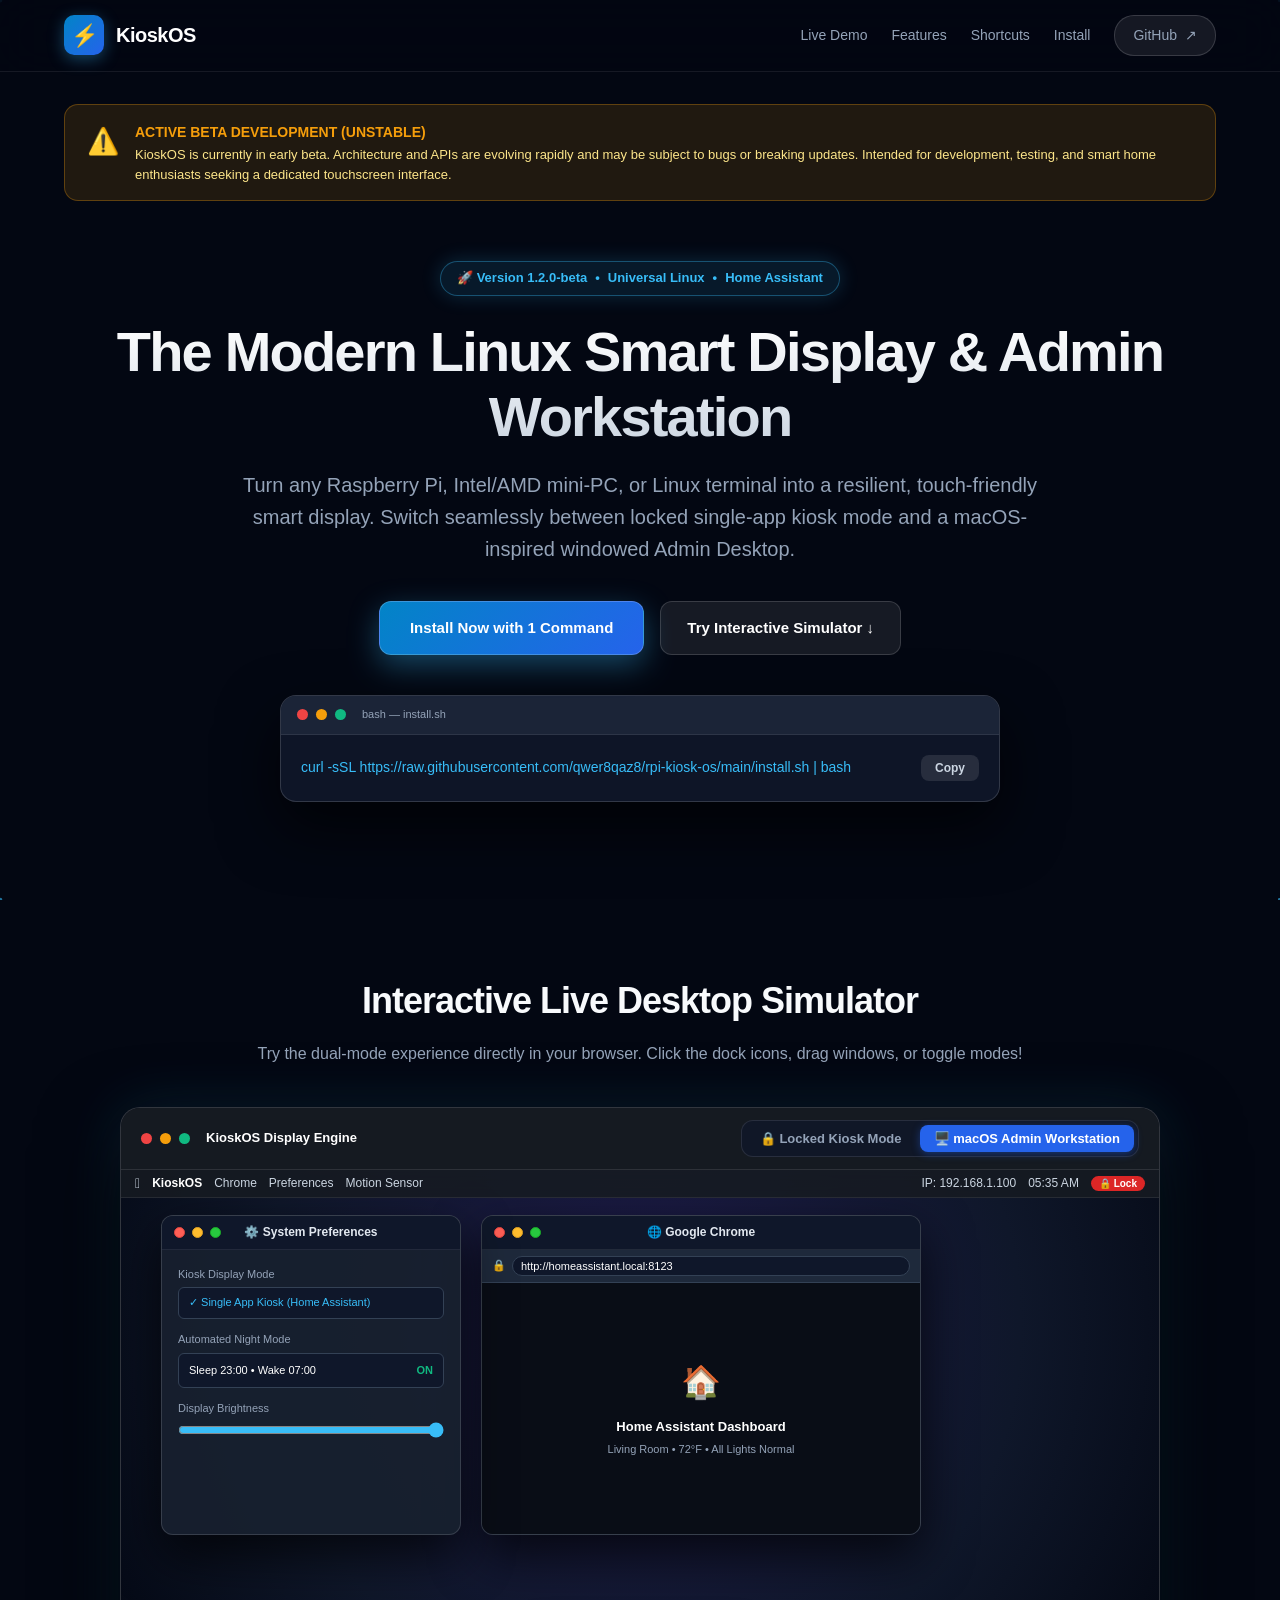
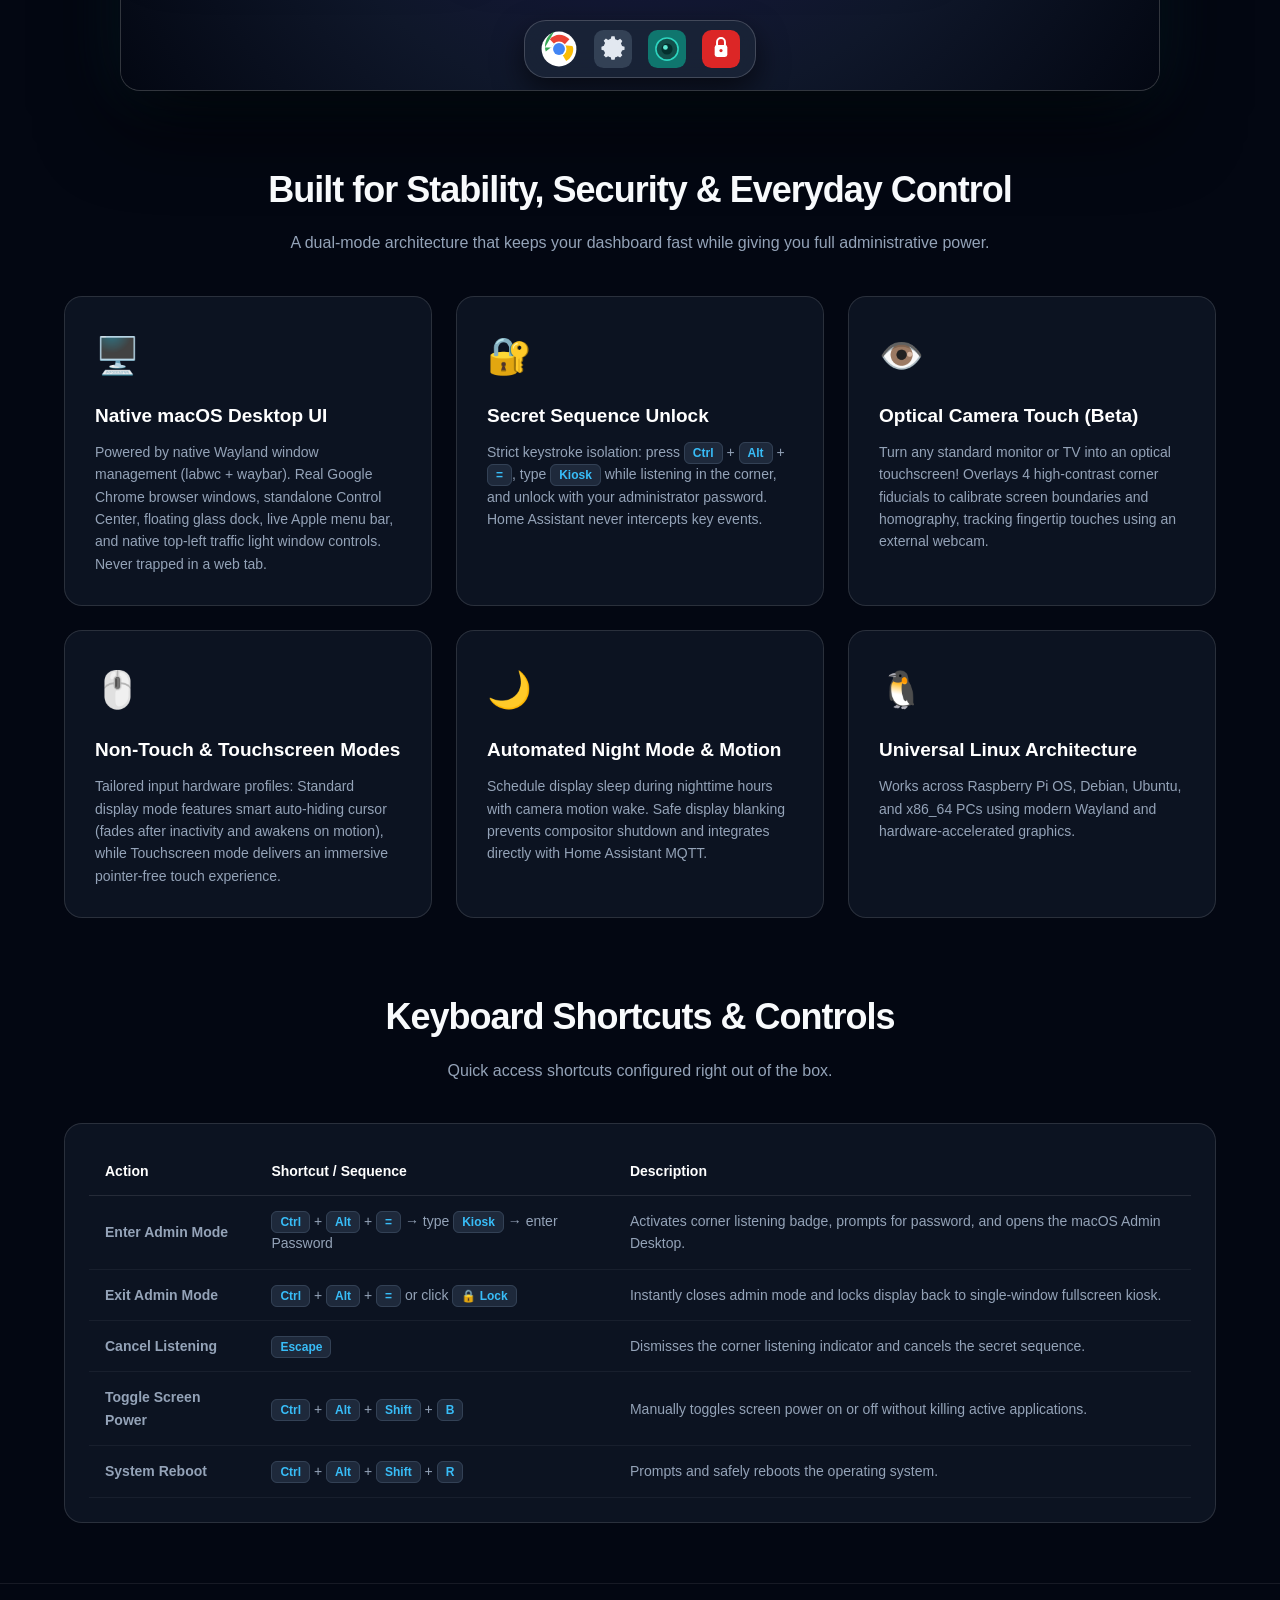
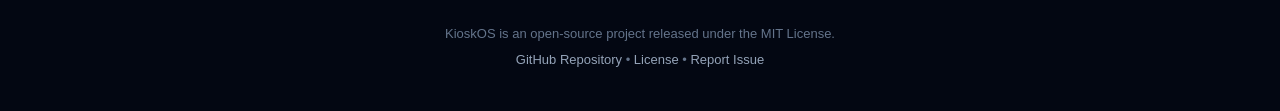
<file: docs/index.html>
<!DOCTYPE html>
<html lang="en">
<head>
  <meta charset="UTF-8">
  <meta name="viewport" content="width=device-width, initial-scale=1.0">
  <title>KioskOS — Universal Linux Kiosk & macOS Admin Workstation</title>
  <meta name="description" content="Turn any Raspberry Pi, x86_64 PC, or Linux machine into a resilient, touch-friendly smart display with macOS Admin Desktop, camera motion sensing, and Home Assistant MQTT integration.">
  <link rel="icon" href="data:image/svg+xml,<svg xmlns='http://www.w3.org/2000/svg' viewBox='0 0 100 100'><text y='.9em' font-size='90'>⚡</text></svg>">
  <style>
    :root {
      --bg: #030712;
      --card-bg: rgba(17, 24, 39, 0.75);
      --card-border: rgba(255, 255, 255, 0.12);
      --accent: #38bdf8;
      --accent-glow: rgba(56, 189, 248, 0.35);
      --accent-purple: #818cf8;
      --text: #f8fafc;
      --text-muted: #94a3b8;
      --warning: #f59e0b;
      --warning-bg: rgba(245, 158, 11, 0.12);
      --warning-border: rgba(245, 158, 11, 0.3);
    }

    * {
      box-sizing: border-box;
      margin: 0;
      padding: 0;
      font-family: -apple-system, BlinkMacSystemFont, "SF Pro Display", "Segoe UI", Roboto, sans-serif;
    }

    body {
      background-color: var(--bg);
      color: var(--text);
      overflow-x: hidden;
      line-height: 1.6;
      position: relative;
    }

    /* Ambient Particle Canvas */
    #ambient-canvas {
      position: fixed;
      top: 0;
      left: 0;
      width: 100vw;
      height: 100vh;
      pointer-events: none;
      z-index: 0;
      opacity: 0.6;
    }

    .container {
      max-width: 1200px;
      margin: 0 auto;
      padding: 0 24px;
      position: relative;
      z-index: 10;
    }

    /* Navigation */
    header.navbar {
      height: 72px;
      display: flex;
      align-items: center;
      justify-content: space-between;
      border-bottom: 1px solid rgba(255, 255, 255, 0.08);
      position: sticky;
      top: 0;
      background: rgba(3, 7, 18, 0.85);
      backdrop-filter: blur(24px);
      z-index: 1000;
    }

    .nav-brand {
      display: flex;
      align-items: center;
      gap: 12px;
      text-decoration: none;
      color: #fff;
      font-size: 20px;
      font-weight: 700;
      letter-spacing: -0.5px;
    }

    .brand-icon {
      width: 40px;
      height: 40px;
      background: linear-gradient(135deg, #0284c7, #2563eb);
      border-radius: 10px;
      display: flex;
      align-items: center;
      justify-content: center;
      font-size: 22px;
      box-shadow: 0 4px 16px var(--accent-glow);
    }

    .nav-links {
      display: flex;
      align-items: center;
      gap: 24px;
    }

    .nav-links a {
      color: var(--text-muted);
      text-decoration: none;
      font-size: 14px;
      font-weight: 500;
      transition: color 0.2s;
    }
    .nav-links a:hover {
      color: #fff;
    }

    .btn-github {
      background: rgba(255, 255, 255, 0.08);
      border: 1px solid rgba(255, 255, 255, 0.15);
      color: #fff;
      padding: 8px 18px;
      border-radius: 20px;
      font-size: 13px;
      font-weight: 600;
      text-decoration: none;
      display: flex;
      align-items: center;
      gap: 8px;
      transition: all 0.2s;
    }
    .btn-github:hover {
      background: rgba(255, 255, 255, 0.18);
      transform: translateY(-1px);
    }

    /* Beta Warning Banner */
    .beta-banner {
      background: var(--warning-bg);
      border: 1px solid var(--warning-border);
      border-radius: 14px;
      padding: 16px 22px;
      margin-top: 32px;
      display: flex;
      align-items: flex-start;
      gap: 16px;
      color: #fef3c7;
      animation: pulseGlow 4s ease-in-out infinite alternate;
    }
    @keyframes pulseGlow {
      0% { box-shadow: 0 0 0 rgba(245, 158, 11, 0); }
      100% { box-shadow: 0 0 25px rgba(245, 158, 11, 0.25); }
    }
    .beta-banner strong {
      color: var(--warning);
      display: block;
      margin-bottom: 2px;
      font-size: 14px;
      font-weight: 700;
    }
    .beta-banner p {
      font-size: 13px;
      color: #fde68a;
      line-height: 1.5;
    }

    /* Hero Section */
    .hero {
      padding: 60px 0 50px 0;
      text-align: center;
    }

    .badge-pill {
      display: inline-flex;
      align-items: center;
      gap: 8px;
      padding: 6px 16px;
      background: rgba(56, 189, 248, 0.1);
      border: 1px solid rgba(56, 189, 248, 0.35);
      border-radius: 30px;
      font-size: 13px;
      font-weight: 600;
      color: var(--accent);
      margin-bottom: 24px;
      box-shadow: 0 0 20px rgba(56, 189, 248, 0.2);
    }

    .hero h1 {
      font-size: 56px;
      font-weight: 800;
      letter-spacing: -1.8px;
      line-height: 1.15;
      margin-bottom: 20px;
      background: linear-gradient(180deg, #ffffff 0%, #cbd5e1 100%);
      -webkit-background-clip: text;
      -webkit-text-fill-color: transparent;
    }

    .hero p.lead {
      font-size: 20px;
      color: var(--text-muted);
      max-width: 800px;
      margin: 0 auto 36px auto;
      line-height: 1.6;
    }

    .hero-actions {
      display: flex;
      justify-content: center;
      gap: 16px;
      margin-bottom: 40px;
      flex-wrap: wrap;
    }

    .btn-cta {
      background: linear-gradient(135deg, #0284c7, #2563eb);
      color: #fff;
      font-size: 15px;
      font-weight: 600;
      padding: 14px 30px;
      border-radius: 12px;
      text-decoration: none;
      box-shadow: 0 10px 30px var(--accent-glow);
      transition: all 0.2s;
      border: 1px solid rgba(255, 255, 255, 0.2);
    }
    .btn-cta:hover {
      transform: translateY(-2px);
      box-shadow: 0 14px 40px rgba(2, 132, 199, 0.6);
    }

    /* ==========================================================================
       INTERACTIVE LIVE DESKTOP SIMULATOR
       ========================================================================== */
    .simulator-container {
      background: #0b0f19;
      border: 1px solid rgba(255, 255, 255, 0.16);
      border-radius: 20px;
      box-shadow: 0 30px 80px rgba(0, 0, 0, 0.8), 0 0 60px rgba(56, 189, 248, 0.15);
      overflow: hidden;
      margin: 40px auto 60px auto;
      max-width: 1040px;
    }

    .simulator-header {
      background: rgba(22, 27, 34, 0.95);
      padding: 12px 20px;
      display: flex;
      align-items: center;
      justify-content: space-between;
      border-bottom: 1px solid rgba(255, 255, 255, 0.1);
    }

    .sim-mode-toggle {
      display: flex;
      background: rgba(15, 23, 42, 0.8);
      padding: 4px;
      border-radius: 12px;
      border: 1px solid rgba(255, 255, 255, 0.1);
      gap: 4px;
    }

    .sim-mode-btn {
      padding: 6px 14px;
      border-radius: 8px;
      border: none;
      background: transparent;
      color: #94a3b8;
      font-size: 13px;
      font-weight: 600;
      cursor: pointer;
      transition: all 0.2s;
    }

    .sim-mode-btn.active {
      background: #2563eb;
      color: #fff;
      box-shadow: 0 2px 8px rgba(37, 99, 235, 0.4);
    }

    .sim-viewport {
      height: 520px;
      position: relative;
      background: radial-gradient(circle at 50% 30%, #1e1b4b 0%, #0f172a 60%, #030712 100%);
      overflow: hidden;
      user-select: none;
    }

    /* Simulated macOS Menu Bar */
    .sim-menubar {
      height: 28px;
      background: rgba(22, 27, 34, 0.88);
      backdrop-filter: blur(20px);
      border-bottom: 1px solid rgba(255, 255, 255, 0.08);
      display: flex;
      align-items: center;
      justify-content: space-between;
      padding: 0 14px;
      font-size: 12px;
      font-weight: 500;
      color: #cbd5e1;
      z-index: 100;
      position: absolute;
      top: 0;
      left: 0;
      right: 0;
    }

    /* Simulated Window */
    .sim-window {
      position: absolute;
      background: rgba(24, 32, 47, 0.95);
      border: 1px solid rgba(255, 255, 255, 0.14);
      border-radius: 12px;
      box-shadow: 0 20px 50px rgba(0, 0, 0, 0.7);
      display: flex;
      flex-direction: column;
      overflow: hidden;
      cursor: grab;
      transition: box-shadow 0.2s;
      z-index: 10;
    }
    .sim-window:active {
      cursor: grabbing;
      box-shadow: 0 25px 60px rgba(0, 0, 0, 0.9);
    }

    .sim-titlebar {
      height: 34px;
      background: rgba(15, 23, 42, 0.85);
      border-bottom: 1px solid rgba(255, 255, 255, 0.08);
      display: flex;
      align-items: center;
      padding: 0 12px;
      position: relative;
    }

    .sim-traffic-lights {
      display: flex;
      gap: 7px;
      align-items: center;
      z-index: 2;
    }
    .sim-dot {
      width: 11px;
      height: 11px;
      border-radius: 50%;
      cursor: pointer;
    }
    .sim-dot.red { background: #ff5f56; border: 1px solid #e0443e; }
    .sim-dot.yellow { background: #ffbd2e; border: 1px solid #dea123; }
    .sim-dot.green { background: #27c93f; border: 1px solid #1aab29; }

    .sim-wintitle {
      position: absolute;
      left: 50%;
      transform: translateX(-50%);
      font-size: 12px;
      font-weight: 600;
      color: #e2e8f0;
      pointer-events: none;
    }

    .sim-winbody {
      padding: 16px;
      font-size: 13px;
      color: #cbd5e1;
      overflow-y: auto;
      flex: 1;
    }

    /* Simulated Dock */
    .sim-dock {
      position: absolute;
      bottom: 12px;
      left: 50%;
      transform: translateX(-50%);
      background: rgba(30, 41, 59, 0.65);
      backdrop-filter: blur(24px);
      border: 1px solid rgba(255, 255, 255, 0.18);
      border-radius: 22px;
      padding: 6px 12px;
      display: flex;
      gap: 10px;
      z-index: 100;
      box-shadow: 0 12px 30px rgba(0, 0, 0, 0.6);
    }

    .sim-dock-item {
      width: 44px;
      height: 44px;
      border-radius: 12px;
      display: flex;
      align-items: center;
      justify-content: center;
      cursor: pointer;
      transition: transform 0.2s cubic-bezier(0.34, 1.56, 0.64, 1);
    }
    .sim-dock-item:hover {
      transform: scale(1.22) translateY(-8px);
    }
    .sim-dock-item svg {
      width: 38px;
      height: 38px;
    }

    /* Fullscreen Kiosk Simulation Overlay */
    .sim-kiosk-view {
      position: absolute;
      inset: 0;
      background: #0f172a;
      display: none;
      flex-direction: column;
      z-index: 50;
      padding: 24px;
    }

    .kiosk-grid {
      display: grid;
      grid-template-columns: repeat(3, 1fr);
      gap: 16px;
      margin-top: 20px;
    }

    .kiosk-card {
      background: #1e293b;
      border: 1px solid #334155;
      border-radius: 14px;
      padding: 16px;
      text-align: left;
    }

    /* Terminal Box */
    .terminal-box {
      max-width: 720px;
      margin: 0 auto 50px auto;
      background: rgba(15, 23, 42, 0.95);
      border: 1px solid rgba(255, 255, 255, 0.15);
      border-radius: 16px;
      box-shadow: 0 25px 60px rgba(0, 0, 0, 0.7);
      overflow: hidden;
      text-align: left;
    }

    .terminal-header {
      background: rgba(30, 41, 59, 0.8);
      padding: 10px 16px;
      display: flex;
      align-items: center;
      gap: 8px;
      border-bottom: 1px solid rgba(255, 255, 255, 0.08);
    }
    .term-dot {
      width: 11px;
      height: 11px;
      border-radius: 50%;
    }
    .term-dot.red { background: #ef4444; }
    .term-dot.yellow { background: #f59e0b; }
    .term-dot.green { background: #10b981; }

    .terminal-body {
      padding: 20px;
      font-family: ui-monospace, SFMono-Regular, Menlo, Monaco, Consolas, monospace;
      font-size: 14px;
      color: #38bdf8;
      display: flex;
      align-items: center;
      justify-content: space-between;
      overflow-x: auto;
    }

    .copy-btn {
      background: rgba(255, 255, 255, 0.1);
      border: none;
      color: #cbd5e1;
      padding: 6px 14px;
      border-radius: 8px;
      font-size: 12px;
      font-weight: 600;
      cursor: pointer;
      transition: background 0.2s;
    }
    .copy-btn:hover {
      background: rgba(255, 255, 255, 0.2);
      color: #fff;
    }

    /* Features Grid */
    .section-title {
      text-align: center;
      margin: 70px 0 40px 0;
    }
    .section-title h2 {
      font-size: 36px;
      font-weight: 800;
      letter-spacing: -1px;
      margin-bottom: 12px;
    }
    .section-title p {
      color: var(--text-muted);
      font-size: 16px;
    }

    .grid-3 {
      display: grid;
      grid-template-columns: repeat(auto-fit, minmax(320px, 1fr));
      gap: 24px;
      margin-bottom: 60px;
    }

    .feature-card {
      background: var(--card-bg);
      border: 1px solid var(--card-border);
      border-radius: 18px;
      padding: 30px;
      backdrop-filter: blur(20px);
      transition: all 0.2s;
    }
    .feature-card:hover {
      border-color: rgba(56, 189, 248, 0.4);
      transform: translateY(-4px);
    }

    .card-icon {
      font-size: 36px;
      margin-bottom: 16px;
      display: inline-block;
    }

    .feature-card h3 {
      font-size: 19px;
      font-weight: 700;
      margin-bottom: 10px;
      color: #fff;
    }

    .feature-card p {
      color: var(--text-muted);
      font-size: 14px;
      line-height: 1.6;
    }

    /* Shortcuts Table */
    .table-card {
      background: var(--card-bg);
      border: 1px solid var(--card-border);
      border-radius: 18px;
      padding: 24px;
      margin-bottom: 60px;
    }
    table {
      width: 100%;
      border-collapse: collapse;
      text-align: left;
      font-size: 14px;
    }
    th {
      padding: 12px 16px;
      border-bottom: 1px solid rgba(255, 255, 255, 0.1);
      color: #fff;
      font-weight: 600;
    }
    td {
      padding: 14px 16px;
      border-bottom: 1px solid rgba(255, 255, 255, 0.05);
      color: var(--text-muted);
    }
    kbd {
      background: #1e293b;
      border: 1px solid #334155;
      padding: 3px 8px;
      border-radius: 6px;
      font-size: 12px;
      color: #38bdf8;
      font-weight: 600;
    }

    footer {
      border-top: 1px solid rgba(255, 255, 255, 0.08);
      padding: 40px 0;
      text-align: center;
      color: #64748b;
      font-size: 13px;
    }
    footer a {
      color: #94a3b8;
      text-decoration: none;
    }
    footer a:hover {
      color: #fff;
    }
  </style>
</head>
<body>

  <!-- Ambient Dynamic Starfield Canvas -->
  <canvas id="ambient-canvas"></canvas>

  <!-- Navbar -->
  <header class="navbar">
    <div class="container" style="display:flex; justify-content:space-between; align-items:center; width:100%;">
      <a href="#" class="nav-brand">
        <div class="brand-icon">⚡</div>
        <span>KioskOS</span>
      </a>
      <nav class="nav-links">
        <a href="#simulator">Live Demo</a>
        <a href="#features">Features</a>
        <a href="#shortcuts">Shortcuts</a>
        <a href="#install">Install</a>
        <a href="https://github.com/qwer8qaz8/rpi-kiosk-os" target="_blank" class="btn-github">
          <span>GitHub</span> ↗
        </a>
      </nav>
    </div>
  </header>

  <main class="container">
    <!-- Active Beta Notice -->
    <div class="beta-banner">
      <div style="font-size:26px;">⚠️</div>
      <div>
        <strong>ACTIVE BETA DEVELOPMENT (UNSTABLE)</strong>
        <p>KioskOS is currently in early beta. Architecture and APIs are evolving rapidly and may be subject to bugs or breaking updates. Intended for development, testing, and smart home enthusiasts seeking a dedicated touchscreen interface.</p>
      </div>
    </div>

    <!-- Hero Section -->
    <section class="hero">
      <div class="badge-pill">
        <span>🚀 Version 1.2.0-beta</span> &bull; <span>Universal Linux</span> &bull; <span>Home Assistant</span>
      </div>
      <h1>The Modern Linux Smart Display & Admin Workstation</h1>
      <p class="lead">
        Turn any Raspberry Pi, Intel/AMD mini-PC, or Linux terminal into a resilient, touch-friendly smart display. Switch seamlessly between locked single-app kiosk mode and a macOS-inspired windowed Admin Desktop.
      </p>

      <div class="hero-actions">
        <a href="#install" class="btn-cta">Install Now with 1 Command</a>
        <a href="#simulator" class="btn-github" style="padding:14px 26px; font-size:15px; border-radius:12px;">
          Try Interactive Simulator ↓
        </a>
      </div>

      <!-- Quick Install Box -->
      <div class="terminal-box" id="install">
        <div class="terminal-header">
          <div class="term-dot red"></div>
          <div class="term-dot yellow"></div>
          <div class="term-dot green"></div>
          <span style="font-size:11px; color:#94a3b8; margin-left:8px;">bash — install.sh</span>
        </div>
        <div class="terminal-body">
          <code id="installCmd">curl -sSL https://raw.githubusercontent.com/qwer8qaz8/rpi-kiosk-os/main/install.sh | bash</code>
          <button class="copy-btn" onclick="navigator.clipboard.writeText(document.getElementById('installCmd').textContent); this.textContent='✓ Copied!'; setTimeout(()=>this.textContent='Copy', 2000);">Copy</button>
        </div>
      </div>
    </section>

    <!-- Interactive Live Simulator Section -->
    <section id="simulator">
      <div class="section-title">
        <h2>Interactive Live Desktop Simulator</h2>
        <p>Try the dual-mode experience directly in your browser. Click the dock icons, drag windows, or toggle modes!</p>
      </div>

      <div class="simulator-container">
        <div class="simulator-header">
          <div style="display:flex; align-items:center; gap:8px;">
            <div class="term-dot red"></div>
            <div class="term-dot yellow"></div>
            <div class="term-dot green"></div>
            <span style="font-size:13px; font-weight:600; color:#fff; margin-left:8px;">KioskOS Display Engine</span>
          </div>

          <!-- Dual Mode Switcher -->
          <div class="sim-mode-toggle">
            <button class="sim-mode-btn" id="btnModeKiosk" onclick="setSimMode('kiosk')">🔒 Locked Kiosk Mode</button>
            <button class="sim-mode-btn active" id="btnModeAdmin" onclick="setSimMode('admin')">🖥️ macOS Admin Workstation</button>
          </div>
        </div>

        <div class="sim-viewport" id="simViewport">
          <!-- macOS Top Menu Bar -->
          <div class="sim-menubar" id="simMenuBar">
            <div style="display:flex; align-items:center; gap:12px;">
              <span style="font-size:14px; cursor:pointer;"></span>
              <strong style="color:#fff;">KioskOS</strong>
              <span style="cursor:pointer;" onclick="toggleSimWin('simWinChrome')">Chrome</span>
              <span style="cursor:pointer;" onclick="toggleSimWin('simWinSettings')">Preferences</span>
              <span style="cursor:pointer;" onclick="toggleSimWin('simWinMotion')">Motion Sensor</span>
            </div>
            <div style="display:flex; align-items:center; gap:12px;">
              <span>IP: 192.168.1.100</span>
              <span id="simClock">12:00 PM</span>
              <button style="background:#dc2626; color:#fff; border:none; padding:2px 8px; border-radius:10px; font-size:10px; font-weight:bold; cursor:pointer;" onclick="setSimMode('kiosk')">🔒 Lock</button>
            </div>
          </div>

          <!-- Window 1: Chrome App Window -->
          <div class="sim-window" id="simWinChrome" style="top: 45px; left: 360px; width: 440px; height: 320px;">
            <div class="sim-titlebar" onmousedown="dragSimWin(event, 'simWinChrome')">
              <div class="sim-traffic-lights">
                <div class="sim-dot red" onclick="toggleSimWin('simWinChrome')"></div>
                <div class="sim-dot yellow" onclick="toggleSimWin('simWinChrome')"></div>
                <div class="sim-dot green" onclick="maximizeSimWin('simWinChrome')"></div>
              </div>
              <div class="sim-wintitle">🌐 Google Chrome</div>
            </div>
            <div style="background:#1e293b; padding:6px 10px; display:flex; gap:6px; align-items:center; border-bottom:1px solid #334155;">
              <span style="font-size:11px; color:#10b981;">🔒</span>
              <input type="text" value="http://homeassistant.local:8123" style="flex:1; background:#0f172a; border:1px solid #334155; color:#fff; font-size:11px; padding:3px 8px; border-radius:12px; outline:none;" readonly />
            </div>
            <div class="sim-winbody" style="background:#090d16; display:flex; flex-direction:column; align-items:center; justify-content:center; text-align:center;">
              <div style="font-size:32px; margin-bottom:8px;">🏠</div>
              <div style="font-weight:600; color:#fff;">Home Assistant Dashboard</div>
              <div style="font-size:11px; color:#94a3b8; margin-top:4px;">Living Room • 72°F • All Lights Normal</div>
            </div>
          </div>

          <!-- Window 2: System Preferences Window -->
          <div class="sim-window" id="simWinSettings" style="top: 45px; left: 40px; width: 300px; height: 320px;">
            <div class="sim-titlebar" onmousedown="dragSimWin(event, 'simWinSettings')">
              <div class="sim-traffic-lights">
                <div class="sim-dot red" onclick="toggleSimWin('simWinSettings')"></div>
                <div class="sim-dot yellow" onclick="toggleSimWin('simWinSettings')"></div>
                <div class="sim-dot green" onclick="maximizeSimWin('simWinSettings')"></div>
              </div>
              <div class="sim-wintitle">⚙️ System Preferences</div>
            </div>
            <div class="sim-winbody">
              <div style="font-size:11px; color:#94a3b8; margin-bottom:4px;">Kiosk Display Mode</div>
              <div style="background:#0f172a; padding:6px 10px; border-radius:6px; border:1px solid #334155; font-size:11px; color:#38bdf8; margin-bottom:12px;">
                ✓ Single App Kiosk (Home Assistant)
              </div>
              <div style="font-size:11px; color:#94a3b8; margin-bottom:4px;">Automated Night Mode</div>
              <div style="display:flex; justify-content:space-between; align-items:center; background:#0f172a; padding:8px 10px; border-radius:6px; border:1px solid #334155; margin-bottom:12px;">
                <span style="font-size:11px; color:#fff;">Sleep 23:00 &bull; Wake 07:00</span>
                <span style="color:#10b981; font-weight:bold; font-size:11px;">ON</span>
              </div>
              <div style="font-size:11px; color:#94a3b8; margin-bottom:4px;">Display Brightness</div>
              <input type="range" style="width:100%; accent-color:#38bdf8;" value="100" />
            </div>
          </div>

          <!-- Window 3: Camera Motion Sensor -->
          <div class="sim-window" id="simWinMotion" style="top: 80px; left: 200px; width: 360px; height: 280px; display:none;">
            <div class="sim-titlebar" onmousedown="dragSimWin(event, 'simWinMotion')">
              <div class="sim-traffic-lights">
                <div class="sim-dot red" onclick="toggleSimWin('simWinMotion')"></div>
                <div class="sim-dot yellow" onclick="toggleSimWin('simWinMotion')"></div>
                <div class="sim-dot green" onclick="maximizeSimWin('simWinMotion')"></div>
              </div>
              <div class="sim-wintitle">📷 Motion Sensor</div>
            </div>
            <div class="sim-winbody" style="text-align:center;">
              <div style="display:inline-block; padding:3px 12px; border-radius:12px; font-size:11px; font-weight:bold; background:rgba(16,185,129,0.2); color:#34d399; margin-bottom:12px; border:1px solid #10b981;">
                ● Motion Detection Active
              </div>
              <div style="background:#000; height:130px; border-radius:8px; display:flex; align-items:center; justify-content:center; color:#64748b; font-size:12px; border:1px solid #334155;">
                [Live Sensor Feed Simulation]
              </div>
            </div>
          </div>

          <!-- Bottom macOS Floating Dock -->
          <div class="sim-dock" id="simDock">
            <!-- Chrome -->
            <div class="sim-dock-item" onclick="toggleSimWin('simWinChrome')" title="Google Chrome">
              <svg viewBox="0 0 48 48">
                <circle cx="24" cy="24" r="22" fill="#ffffff"/>
                <path d="M24 6c5.2 0 9.9 2.2 13.2 5.7L25.8 23.9h-1.8L12.4 11.7C15.8 8.1 20.3 6 24 6z" fill="#ea4335"/>
                <path d="M42 24c0 6.6-3.6 12.3-9 15.3l-11.4-19.8 1.8-.9 17.5 1.5C41.6 21.4 42 22.7 42 24z" fill="#fbbc05"/>
                <path d="M6.3 22.1L17.7 2.3c-6.8 3.5-11.4 10.6-11.4 18.7 0 2.2.3 4.3 1 6.3l12.5-9.8-1.8-.9-3.7 5.5z" fill="#34a853"/>
                <circle cx="24" cy="24" r="9.5" fill="#ffffff"/>
                <circle cx="24" cy="24" r="7.5" fill="#4285f4"/>
              </svg>
            </div>
            <!-- Settings -->
            <div class="sim-dock-item" onclick="toggleSimWin('simWinSettings')" title="System Preferences">
              <svg viewBox="0 0 48 48">
                <rect width="48" height="48" rx="12" fill="#334155"/>
                <path d="M24 16a8 8 0 100 16 8 8 0 000-16z" fill="#94a3b8"/>
                <path d="M26 8h-4l-.8 3.2a13 13 0 00-3.3 1.4L15 10.8l-2.8 2.8 1.8 2.9a13 13 0 00-1.4 3.3L9.4 21v4l3.2.8a13 13 0 001.4 3.3l-1.8 2.9 2.8 2.8 2.9-1.8a13 13 0 003.3 1.4l.8 3.2h4l.8-3.2a13 13 0 003.3-1.4l2.9 1.8 2.8-2.8-1.8-2.9a13 13 0 001.4-3.3l3.2-.8v-4l-3.2-.8a13 13 0 00-1.4-3.3l1.8-2.9-2.8-2.8-2.9 1.8a13 13 0 00-3.3-1.4L26 8z" fill="#e2e8f0"/>
              </svg>
            </div>
            <!-- Motion Sensor -->
            <div class="sim-dock-item" onclick="toggleSimWin('simWinMotion')" title="Motion Sensor">
              <svg viewBox="0 0 48 48">
                <rect width="48" height="48" rx="12" fill="#0f766e"/>
                <circle cx="24" cy="24" r="14" fill="#134e4a" stroke="#2dd4bf" stroke-width="2"/>
                <circle cx="24" cy="24" r="7" fill="#042f2e"/>
                <circle cx="22" cy="22" r="3" fill="#5eead4"/>
              </svg>
            </div>
            <!-- Lock -->
            <div class="sim-dock-item" onclick="setSimMode('kiosk')" title="Lock to Kiosk Mode">
              <svg viewBox="0 0 48 48">
                <rect width="48" height="48" rx="12" fill="#dc2626"/>
                <path d="M19 19v-4a5 5 0 0110 0v4" fill="none" stroke="#ffffff" stroke-width="2.5" stroke-linecap="round"/>
                <rect x="16" y="19" width="16" height="15" rx="3" fill="#ffffff"/>
                <circle cx="24" cy="26" r="2" fill="#dc2626"/>
              </svg>
            </div>
          </div>

          <!-- Fullscreen Kiosk Mode View Overlay -->
          <div class="sim-kiosk-view" id="simKioskOverlay">
            <div style="display:flex; justify-content:space-between; align-items:center; border-bottom:1px solid #334155; padding-bottom:14px;">
              <div>
                <h3 style="color:#fff; font-size:18px;">Home Assistant Lovelace</h3>
                <div style="font-size:12px; color:#94a3b8;">Locked Fullscreen Single-App Kiosk Display</div>
              </div>
              <button class="sim-mode-btn" style="background:#2563eb; color:#fff;" onclick="simulateUnlockPrompt()">
                Simulate Ctrl+Alt+= &rarr; Type "Kiosk"
              </button>
            </div>

            <div class="kiosk-grid">
              <div class="kiosk-card">
                <div style="font-size:12px; color:#94a3b8;">Living Room</div>
                <div style="font-size:22px; font-weight:bold; color:#fff; margin:6px 0;">71.5°F</div>
                <div style="font-size:11px; color:#10b981;">● HVAC Idle &bull; Humidity 45%</div>
              </div>
              <div class="kiosk-card">
                <div style="font-size:12px; color:#94a3b8;">Energy Monitoring</div>
                <div style="font-size:22px; font-weight:bold; color:#38bdf8; margin:6px 0;">1.4 kW</div>
                <div style="font-size:11px; color:#38bdf8;">Solar Production: 3.2 kW</div>
              </div>
              <div class="kiosk-card">
                <div style="font-size:12px; color:#94a3b8;">Security Status</div>
                <div style="font-size:22px; font-weight:bold; color:#10b981; margin:6px 0;">Armed Home</div>
                <div style="font-size:11px; color:#94a3b8;">All Doors & Windows Closed</div>
              </div>
            </div>

            <!-- Listening Badge Simulation inside Kiosk View -->
            <div id="simListeningBadge" style="position:absolute; top:20px; right:20px; background:rgba(15,23,42,0.95); border:1px solid #38bdf8; color:#38bdf8; padding:8px 16px; border-radius:20px; font-size:12px; font-weight:600; display:none; align-items:center; gap:8px;">
              <span style="display:inline-block; width:8px; height:8px; border-radius:50%; background:#38bdf8;"></span>
              <span>● Listening: Type "Kiosk"...</span>
            </div>
          </div>
        </div>
      </div>
    </section>

    <!-- Features Section -->
    <section id="features">
      <div class="section-title">
        <h2>Built for Stability, Security & Everyday Control</h2>
        <p>A dual-mode architecture that keeps your dashboard fast while giving you full administrative power.</p>
      </div>

      <div class="grid-3">
        <!-- Feature 1 -->
        <div class="feature-card">
          <div class="card-icon">🖥️</div>
          <h3>Native macOS Desktop UI</h3>
          <p>Powered by native Wayland window management (<code>labwc</code> + <code>waybar</code>). Real Google Chrome browser windows, standalone Control Center, floating glass dock, live Apple menu bar, and native top-left traffic light window controls. Never trapped in a web tab.</p>
        </div>

        <!-- Feature 2 -->
        <div class="feature-card">
          <div class="card-icon">🔐</div>
          <h3>Secret Sequence Unlock</h3>
          <p>Strict keystroke isolation: press <kbd>Ctrl</kbd> + <kbd>Alt</kbd> + <kbd>=</kbd>, type <kbd>Kiosk</kbd> while listening in the corner, and unlock with your administrator password. Home Assistant never intercepts key events.</p>
        </div>

        <!-- Feature 3 -->
        <div class="feature-card">
          <div class="card-icon">👁️</div>
          <h3>Optical Camera Touch (Beta)</h3>
          <p>Turn any standard monitor or TV into an optical touchscreen! Overlays 4 high-contrast corner fiducials to calibrate screen boundaries and homography, tracking fingertip touches using an external webcam.</p>
        </div>

        <!-- Feature 4 -->
        <div class="feature-card">
          <div class="card-icon">🖱️</div>
          <h3>Non-Touch & Touchscreen Modes</h3>
          <p>Tailored input hardware profiles: Standard display mode features smart auto-hiding cursor (fades after inactivity and awakens on motion), while Touchscreen mode delivers an immersive pointer-free touch experience.</p>
        </div>

        <!-- Feature 5 -->
        <div class="feature-card">
          <div class="card-icon">🌙</div>
          <h3>Automated Night Mode & Motion</h3>
          <p>Schedule display sleep during nighttime hours with camera motion wake. Safe display blanking prevents compositor shutdown and integrates directly with Home Assistant MQTT.</p>
        </div>

        <!-- Feature 6 -->
        <div class="feature-card">
          <div class="card-icon">🐧</div>
          <h3>Universal Linux Architecture</h3>
          <p>Works across Raspberry Pi OS, Debian, Ubuntu, and x86_64 PCs using modern Wayland and hardware-accelerated graphics.</p>
        </div>
      </div>
    </section>

    <!-- Shortcuts Table -->
    <section id="shortcuts">
      <div class="section-title">
        <h2>Keyboard Shortcuts & Controls</h2>
        <p>Quick access shortcuts configured right out of the box.</p>
      </div>

      <div class="table-card">
        <table>
          <thead>
            <tr>
              <th>Action</th>
              <th>Shortcut / Sequence</th>
              <th>Description</th>
            </tr>
          </thead>
          <tbody>
            <tr>
              <td><strong>Enter Admin Mode</strong></td>
              <td><kbd>Ctrl</kbd> + <kbd>Alt</kbd> + <kbd>=</kbd> &rarr; type <kbd>Kiosk</kbd> &rarr; enter Password</td>
              <td>Activates corner listening badge, prompts for password, and opens the macOS Admin Desktop.</td>
            </tr>
            <tr>
              <td><strong>Exit Admin Mode</strong></td>
              <td><kbd>Ctrl</kbd> + <kbd>Alt</kbd> + <kbd>=</kbd> or click <kbd>🔒 Lock</kbd></td>
              <td>Instantly closes admin mode and locks display back to single-window fullscreen kiosk.</td>
            </tr>
            <tr>
              <td><strong>Cancel Listening</strong></td>
              <td><kbd>Escape</kbd></td>
              <td>Dismisses the corner listening indicator and cancels the secret sequence.</td>
            </tr>
            <tr>
              <td><strong>Toggle Screen Power</strong></td>
              <td><kbd>Ctrl</kbd> + <kbd>Alt</kbd> + <kbd>Shift</kbd> + <kbd>B</kbd></td>
              <td>Manually toggles screen power on or off without killing active applications.</td>
            </tr>
            <tr>
              <td><strong>System Reboot</strong></td>
              <td><kbd>Ctrl</kbd> + <kbd>Alt</kbd> + <kbd>Shift</kbd> + <kbd>R</kbd></td>
              <td>Prompts and safely reboots the operating system.</td>
            </tr>
          </tbody>
        </table>
      </div>
    </section>
  </main>

  <footer>
    <div class="container">
      <p>KioskOS is an open-source project released under the MIT License.</p>
      <p style="margin-top:6px;">
        <a href="https://github.com/qwer8qaz8/rpi-kiosk-os">GitHub Repository</a> &bull; 
        <a href="https://github.com/qwer8qaz8/rpi-kiosk-os/blob/main/LICENSE">License</a> &bull; 
        <a href="https://github.com/qwer8qaz8/rpi-kiosk-os/issues">Report Issue</a>
      </p>
    </div>
  </footer>

  <script>
    // Live Dynamic Starfield Background Canvas
    const canvas = document.getElementById('ambient-canvas');
    const ctx = canvas.getContext('2d');
    let width = canvas.width = window.innerWidth;
    let height = canvas.height = window.innerHeight;

    window.addEventListener('resize', () => {
      width = canvas.width = window.innerWidth;
      height = canvas.height = window.innerHeight;
    });

    const particles = [];
    for (let i = 0; i < 70; i++) {
      particles.push({
        x: Math.random() * width,
        y: Math.random() * height,
        radius: Math.random() * 1.5 + 0.5,
        speedX: (Math.random() - 0.5) * 0.3,
        speedY: (Math.random() - 0.5) * 0.3,
        alpha: Math.random() * 0.7 + 0.2
      });
    }

    function animateParticles() {
      ctx.clearRect(0, 0, width, height);
      ctx.fillStyle = '#38bdf8';
      particles.forEach(p => {
        p.x += p.speedX;
        p.y += p.speedY;
        if (p.x < 0) p.x = width;
        if (p.x > width) p.x = 0;
        if (p.y < 0) p.y = height;
        if (p.y > height) p.y = 0;
        ctx.globalAlpha = p.alpha;
        ctx.beginPath();
        ctx.arc(p.x, p.y, p.radius, 0, Math.PI * 2);
        ctx.fill();
      });
      requestAnimationFrame(animateParticles);
    }
    animateParticles();

    // Live Simulator Functions
    function updateSimClock() {
      const now = new Date();
      document.getElementById('simClock').textContent = now.toLocaleTimeString([], { hour: '2-digit', minute: '2-digit' });
    }
    setInterval(updateSimClock, 1000);
    updateSimClock();

    function setSimMode(mode) {
      const isKiosk = mode === 'kiosk';
      document.getElementById('simKioskOverlay').style.display = isKiosk ? 'flex' : 'none';
      document.getElementById('btnModeKiosk').classList.toggle('active', isKiosk);
      document.getElementById('btnModeAdmin').classList.toggle('active', !isKiosk);
    }

    function toggleSimWin(winId) {
      const el = document.getElementById(winId);
      if (el) {
        el.style.display = (el.style.display === 'none') ? 'flex' : 'none';
        bringToFrontSim(winId);
      }
    }

    let topZ = 20;
    function bringToFrontSim(winId) {
      topZ += 2;
      const el = document.getElementById(winId);
      if (el) el.style.zIndex = topZ;
    }

    function maximizeSimWin(winId) {
      const el = document.getElementById(winId);
      if (el.dataset.maxed === 'true') {
        el.style.width = '440px';
        el.style.height = '320px';
        el.style.top = '45px';
        el.style.left = '360px';
        el.dataset.maxed = 'false';
      } else {
        el.style.top = '28px';
        el.style.left = '0';
        el.style.width = '100%';
        el.style.height = 'calc(100% - 68px)';
        el.dataset.maxed = 'true';
      }
      bringToFrontSim(winId);
    }

    function dragSimWin(e, winId) {
      const win = document.getElementById(winId);
      bringToFrontSim(winId);
      const shiftX = e.clientX - win.getBoundingClientRect().left;
      const shiftY = e.clientY - win.getBoundingClientRect().top;
      const parent = document.getElementById('simViewport').getBoundingClientRect();

      function onMouseMove(event) {
        let newX = event.clientX - parent.left - shiftX;
        let newY = event.clientY - parent.top - shiftY;
        if (newY < 28) newY = 28;
        win.style.left = newX + 'px';
        win.style.top = newY + 'px';
      }

      function onMouseUp() {
        document.removeEventListener('mousemove', onMouseMove);
        document.removeEventListener('mouseup', onMouseUp);
      }
      document.addEventListener('mousemove', onMouseMove);
      document.addEventListener('mouseup', onMouseUp);
    }

    function simulateUnlockPrompt() {
      const badge = document.getElementById('simListeningBadge');
      badge.style.display = 'flex';
      badge.innerHTML = '<span>● Listening...</span>';
      setTimeout(() => {
        badge.innerHTML = '<span>● Typed: "Kiosk" ✓</span>';
        setTimeout(() => {
          badge.style.display = 'none';
          alert('Authentication Success!\nTransitioning smoothly to macOS Admin Workstation without restarting compositor.');
          setSimMode('admin');
        }, 1000);
      }, 1200);
    }
  </script>
</body>
</html>
</file>
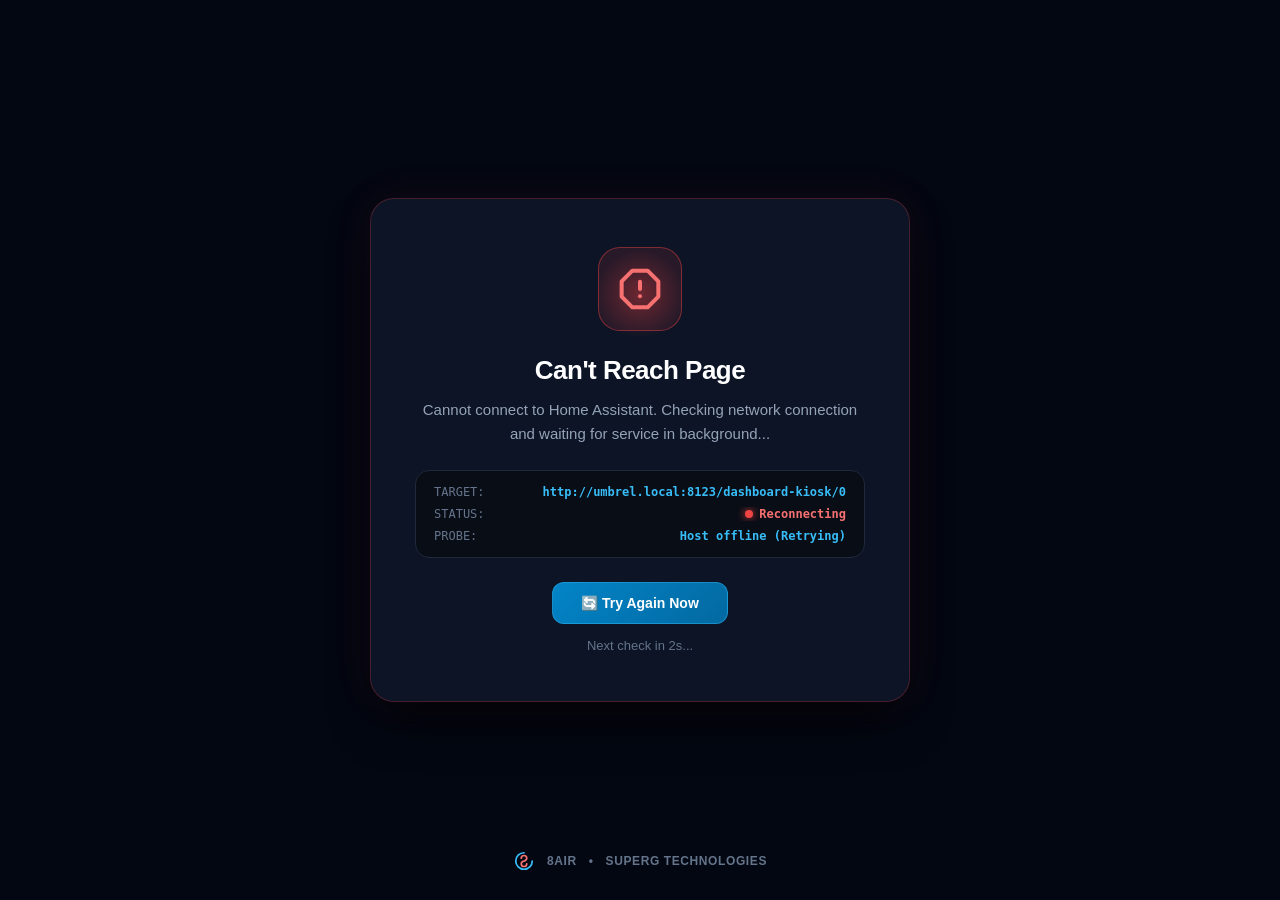
<file: kiosk/offline.html>
<!DOCTYPE html>
<html lang="en">
<head>
  <meta charset="utf-8">
  <meta name="viewport" content="width=device-width, initial-scale=1.0, user-scalable=no">
  <title>Can't Reach Page – Home Assistant Kiosk</title>
  <style>
    * {
      box-sizing: border-box;
      margin: 0;
      padding: 0;
      user-select: none;
      -webkit-user-select: none;
    }
    body {
      background-color: #030712;
      color: #f8fafc;
      font-family: -apple-system, BlinkMacSystemFont, "Segoe UI", Roboto, Helvetica, Arial, sans-serif;
      height: 100vh;
      display: flex;
      flex-direction: column;
      align-items: center;
      justify-content: center;
      overflow: hidden;
    }
    .card {
      background: rgba(15, 23, 42, 0.85);
      border: 1px solid rgba(239, 68, 68, 0.25);
      box-shadow: 0 25px 50px -12px rgba(0, 0, 0, 0.8), 0 0 40px rgba(239, 68, 68, 0.08);
      border-radius: 24px;
      padding: 48px 44px;
      max-width: 540px;
      width: 90vw;
      text-align: center;
      display: flex;
      flex-direction: column;
      align-items: center;
      position: relative;
    }
    .pulse-glow {
      position: absolute;
      top: 50px;
      width: 90px;
      height: 90px;
      border-radius: 50%;
      background: radial-gradient(circle, rgba(239, 68, 68, 0.35) 0%, rgba(239, 68, 68, 0) 70%);
      animation: pulse 2.5s infinite ease-in-out;
      pointer-events: none;
    }
    @keyframes pulse {
      0%, 100% { transform: scale(1); opacity: 0.6; }
      50% { transform: scale(1.4); opacity: 1; }
    }
    .icon-container {
      width: 84px;
      height: 84px;
      border-radius: 22px;
      background: rgba(239, 68, 68, 0.12);
      border: 1.5px solid rgba(239, 68, 68, 0.45);
      display: flex;
      align-items: center;
      justify-content: center;
      margin-bottom: 24px;
      position: relative;
      z-index: 2;
    }
    .icon-svg {
      width: 44px;
      height: 44px;
      stroke: #f87171;
      fill: none;
      stroke-width: 2.2;
      stroke-linecap: round;
      stroke-linejoin: round;
    }
    h1 {
      font-size: 26px;
      font-weight: 800;
      letter-spacing: -0.02em;
      color: #ffffff;
      margin-bottom: 12px;
      z-index: 2;
    }
    p {
      color: #94a3b8;
      font-size: 15px;
      line-height: 1.6;
      margin-bottom: 24px;
      z-index: 2;
    }
    .meta-box {
      width: 100%;
      background: #090d16;
      border: 1px solid #1e293b;
      border-radius: 14px;
      padding: 14px 18px;
      margin-bottom: 24px;
      font-family: ui-monospace, SFMono-Regular, Menlo, Monaco, Consolas, monospace;
      font-size: 12px;
      text-align: left;
      color: #cbd5e1;
      display: flex;
      flex-direction: column;
      gap: 8px;
      z-index: 2;
    }
    .meta-row {
      display: flex;
      justify-content: space-between;
      align-items: center;
      overflow: hidden;
      text-overflow: ellipsis;
      white-space: nowrap;
    }
    .meta-label {
      color: #64748b;
      margin-right: 12px;
    }
    .meta-value {
      color: #38bdf8;
      font-weight: 600;
      overflow: hidden;
      text-overflow: ellipsis;
    }
    .status-badge {
      display: inline-flex;
      align-items: center;
      gap: 6px;
      color: #f87171;
      font-weight: 600;
    }
    .status-dot {
      width: 8px;
      height: 8px;
      border-radius: 50%;
      background-color: #ef4444;
      box-shadow: 0 0 8px #ef4444;
      animation: blink 1.2s infinite;
    }
    @keyframes blink {
      0%, 100% { opacity: 1; }
      50% { opacity: 0.3; }
    }
    .btn-retry {
      background: linear-gradient(135deg, #0284c7, #0369a1);
      color: #ffffff;
      border: 1px solid rgba(56, 189, 248, 0.4);
      border-radius: 12px;
      padding: 12px 28px;
      font-size: 14px;
      font-weight: 600;
      cursor: pointer;
      display: inline-flex;
      align-items: center;
      gap: 8px;
      transition: all 0.2s;
      z-index: 2;
    }
    .btn-retry:hover {
      background: linear-gradient(135deg, #0369a1, #075985);
      transform: translateY(-1px);
    }
    .btn-retry:active {
      transform: translateY(1px);
    }
    .countdown-text {
      font-size: 13px;
      color: #64748b;
      margin-top: 14px;
      z-index: 2;
    }
    .brand-footer {
      position: absolute;
      bottom: 28px;
      display: flex;
      align-items: center;
      gap: 12px;
      font-size: 12px;
      color: #64748b;
      font-weight: 600;
      letter-spacing: 0.05em;
    }
    .brand-logo-svg {
      width: 22px;
      height: 22px;
      display: inline-block;
      vertical-align: middle;
    }
  </style>
</head>
<body>
  <div class="card">
    <div class="pulse-glow"></div>
    <div class="icon-container">
      <!-- Failed Sign / Connection Severed Icon -->
      <svg class="icon-svg" viewBox="0 0 24 24">
        <polygon points="7.86 2 16.14 2 22 7.86 22 16.14 16.14 22 7.86 22 2 16.14 2 7.86 7.86 2"></polygon>
        <line x1="12" y1="8" x2="12" y2="12"></line>
        <line x1="12" y1="16" x2="12.01" y2="16"></line>
      </svg>
    </div>

    <h1>Can't Reach Page</h1>
    <p>Cannot connect to Home Assistant. Checking network connection and waiting for service in background...</p>

    <div class="meta-box">
      <div class="meta-row">
        <span class="meta-label">TARGET:</span>
        <span class="meta-value" id="target-display">Loading...</span>
      </div>
      <div class="meta-row">
        <span class="meta-label">STATUS:</span>
        <span class="status-badge"><span class="status-dot"></span> Reconnecting</span>
      </div>
      <div class="meta-row">
        <span class="meta-label">PROBE:</span>
        <span class="meta-value" id="probe-status">Checking in background...</span>
      </div>
    </div>

    <button class="btn-retry" onclick="reconnectNow()">
      🔄 Try Again Now
    </button>
    <div class="countdown-text">
      Next check in <span id="countdown">3</span>s...
    </div>
  </div>

  <div class="brand-footer">
    <svg class="brand-logo-svg" viewBox="0 0 32 32" fill="none">
      <path d="M16 4C9.37 4 4 9.37 4 16C4 22.63 9.37 28 16 28C22.63 28 28 22.63 28 16" stroke="#38bdf8" stroke-width="2.5" stroke-linecap="round"/>
      <path d="M12 12C12 9.79 13.79 8 16 8C18.21 8 20 9.79 20 12C20 14.5 17 16 16 16C15 16 12 17.5 12 20C12 22.21 13.79 24 16 24C18.21 24 20 22.21 20 20" stroke="#f87171" stroke-width="2.5" stroke-linecap="round"/>
    </svg>
    <span>8AIR</span>
    <span>•</span>
    <span>SUPERG TECHNOLOGIES</span>
  </div>

  <script>
    const params = new URLSearchParams(window.location.search);
    const targetUrl = params.get('url') || 'http://umbrel.local:8123/dashboard-kiosk/0';

    const targetEl = document.getElementById('target-display');
    const probeEl = document.getElementById('probe-status');
    const countEl = document.getElementById('countdown');

    if (targetEl) targetEl.textContent = targetUrl;

    let timeLeft = 3;
    let isChecking = false;

    function reconnectNow() {
      window.location.replace(targetUrl);
    }

    function checkConnection() {
      if (isChecking) return;
      isChecking = true;
      if (probeEl) probeEl.textContent = 'Probing target...';

      fetch(targetUrl, { mode: 'no-cors', cache: 'no-store' })
        .then(() => {
          if (probeEl) {
            probeEl.textContent = 'Online! Redirecting...';
            probeEl.style.color = '#4ade80';
          }
          setTimeout(() => {
            window.location.replace(targetUrl);
          }, 300);
        })
        .catch(() => {
          if (probeEl) probeEl.textContent = 'Host offline (Retrying)';
          isChecking = false;
        });
    }

    // Auto-ping target every 3 seconds
    setInterval(() => {
      timeLeft--;
      if (timeLeft <= 0) {
        timeLeft = 3;
        checkConnection();
      }
      if (countEl) countEl.textContent = timeLeft;
    }, 1000);

    // Initial check right away
    setTimeout(checkConnection, 1000);

    // Keyboard shortcuts: allow F5 or Ctrl+R; block others
    document.addEventListener('keydown', (e) => {
      if (e.key === 'F5' || (e.ctrlKey && e.key.toLowerCase() === 'r')) {
        reconnectNow();
        return;
      }
      if (e.ctrlKey || e.altKey || e.metaKey || e.shiftKey) {
        e.preventDefault();
        e.stopPropagation();
      }
    }, true);
  </script>
</body>
</html>
</file>
